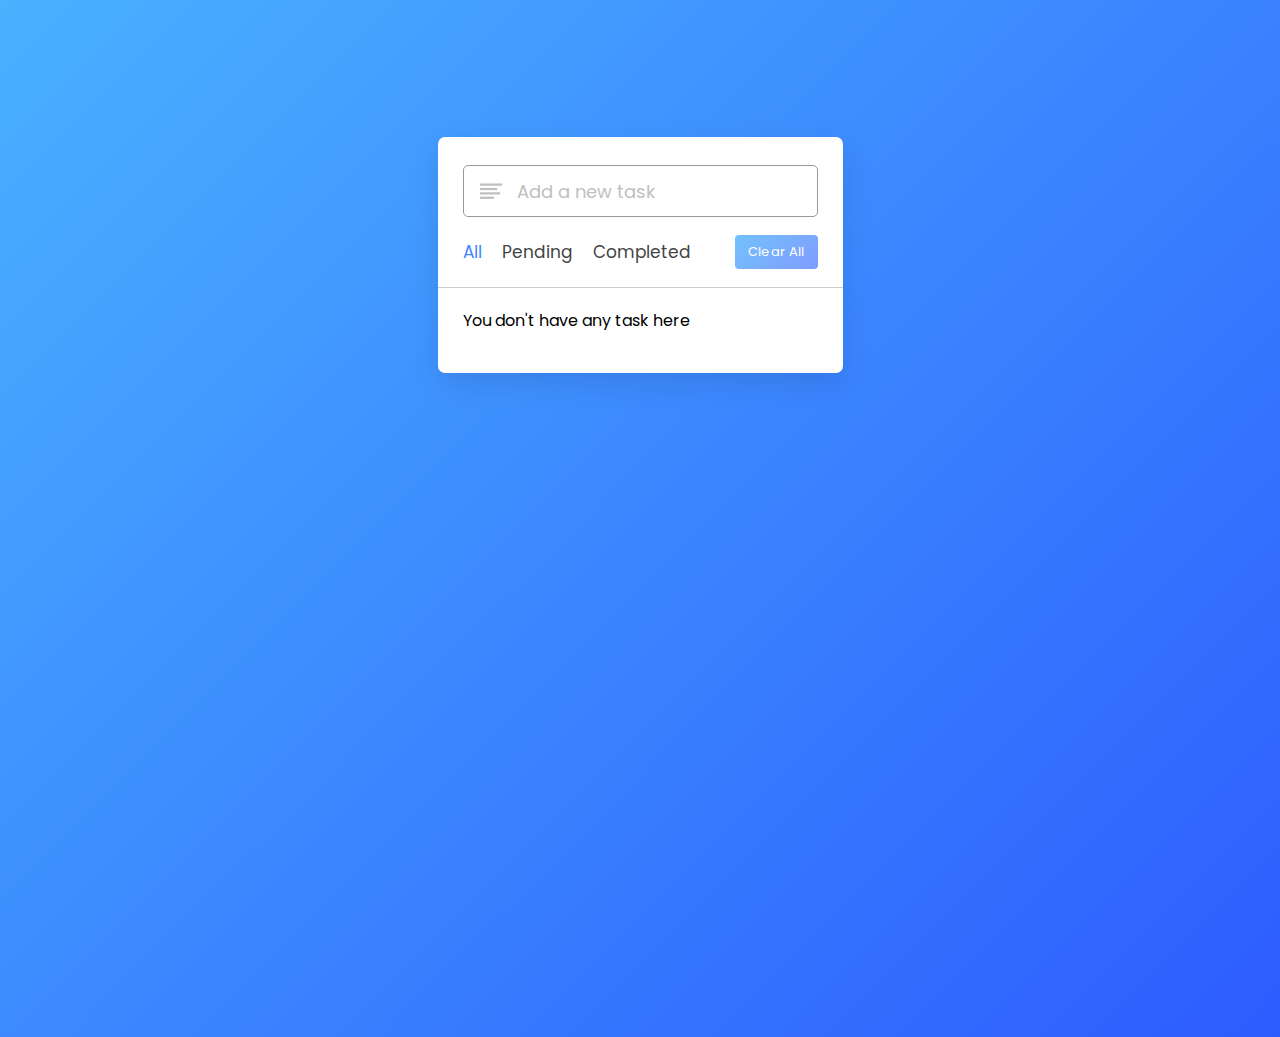
<file: Todo-List-App-in-JavaScript/index.html>
<!DOCTYPE html>
<html lang="en" dir="ltr">
<head>
  <meta charset="utf-8">
  <title>Todo  App </title>
  <link rel="stylesheet" href="style.css">
  <meta name="viewport" content="width=device-width, initial-scale=1.0">
  <link rel="stylesheet" href="https://unicons.iconscout.com/release/v4.0.0/css/line.css">
</head>
<body>
  <div class="wrapper">
    <div class="task-input">
      <img src="bars-icon.svg" alt="icon">
      <input type="text" placeholder="Add a new task">
    </div>
    <div class="controls">
      <div class="filters">
        <span class="active" id="all">All</span>
        <span id="pending">Pending</span>
        <span id="completed">Completed</span>
      </div>
      <button class="clear-btn">Clear All</button>
    </div>
    <ul class="task-box"></ul>
  </div>
  <script src="script.js"></script>
</body>
</html>
</file>
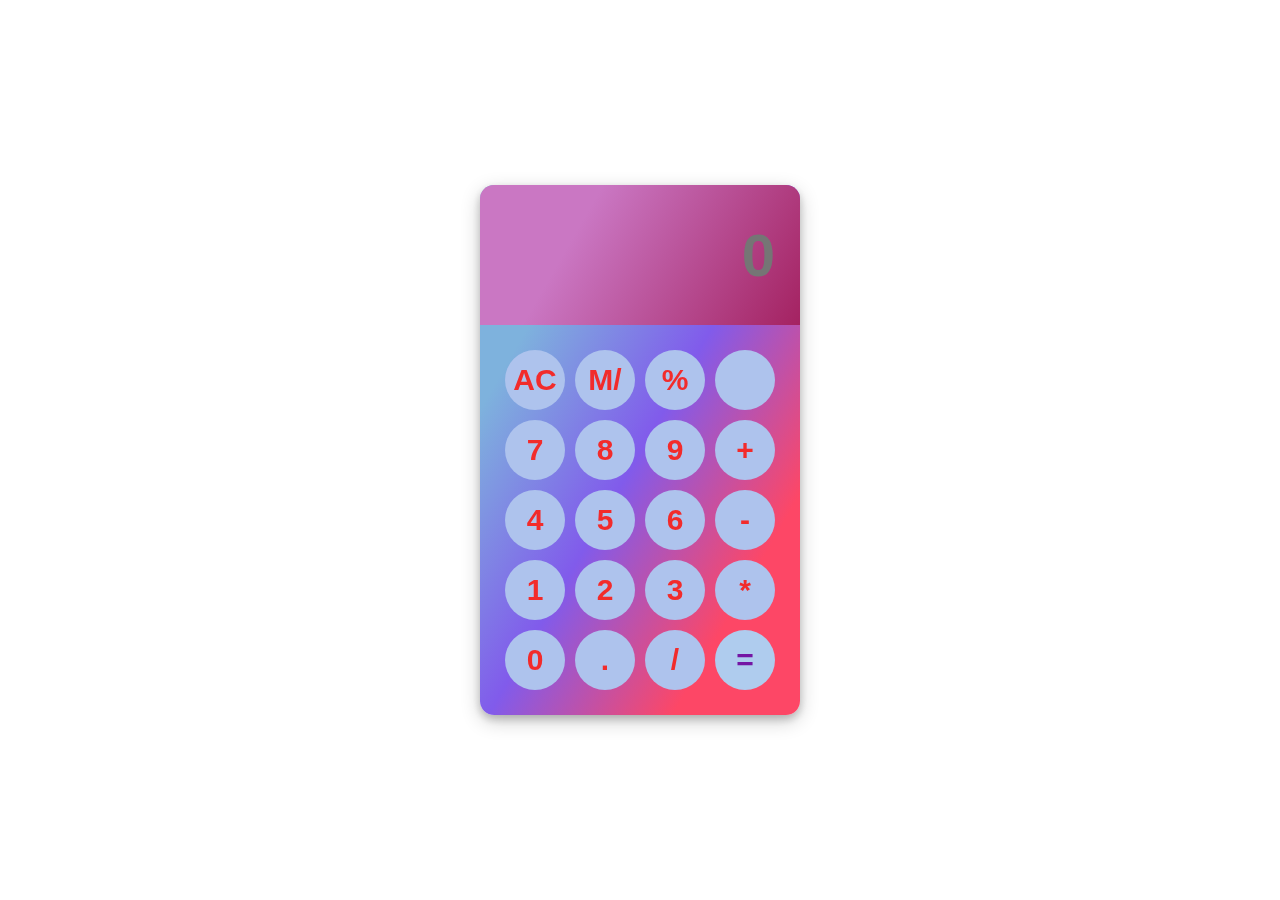
<file: calculator/cal.html>
<html>
<head>
<meta charset="utf-8">
<title> Calculator </title>
  <link rel="stylesheet" href="cal.css">
</head>
 
<body>

  <div class="container">
    <form name="form">
    <div class="display">
      <input type="text" placeholder="0" name="displayResult" />
    </div>
      <div class="buttons">
        <div class="row">
          <input type="button" name="b8" value="AC" onClick="calcNumbers(b8.value)">
          <input type="button" name="b9" value="M/" onClick="calcNumbers(b9.value)">
          <input type="button" name="addb" value="%" onClick="calcNumbers(addb.value)">
          <input type="button" name="addb" value="" onClick="calcNumbers(addb.value)">
           
        </div>
        <div class="row">
        <input type="button" name="b7" value="7" onClick="calcNumbers(b7.value)">
          <input type="button" name="b8" value="8" onClick="calcNumbers(b8.value)">
          <input type="button" name="b9" value="9" onClick="calcNumbers(b9.value)">
          <input type="button" name="addb" value="+" onClick="calcNumbers(addb.value)">
        </div>
        
        <div class="row">
        <input type="button" name="b4" value="4" onClick="calcNumbers(b4.value)">
          <input type="button" name="b5" value="5" onClick="calcNumbers(b5.value)">
          <input type="button" name="b6" value="6" onClick="calcNumbers(b6.value)">
          <input type="button" name="subb" value="-" onClick="calcNumbers(subb.value)">
        </div>
        
        <div class="row">
        <input type="button" name="b1" value="1" onClick="calcNumbers(b1.value)">
          <input type="button" name="b2" value="2" onClick="calcNumbers(b2.value)">
          <input type="button" name="b3" value="3" onClick="calcNumbers(b3.value)">
          <input type="button" name="mulb" value="*" onClick="calcNumbers(mulb.value)">
        </div>
        
        <div class="row">
        <input type="button" name="b0" value="0" onClick="calcNumbers(b0.value)">
          <input type="button" name="potb" value="." onClick="calcNumbers(potb.value)">
          <input type="button" name="divb" value="/" onClick="calcNumbers(divb.value)">
          <input type="button" class="red" value="=" onClick="displayResult.value=eval(displayResult.value)">
        </div>
      </div>
    
    </form>
  </div>
</body>
  <script src="cal.js"></script>
</html>
</file>
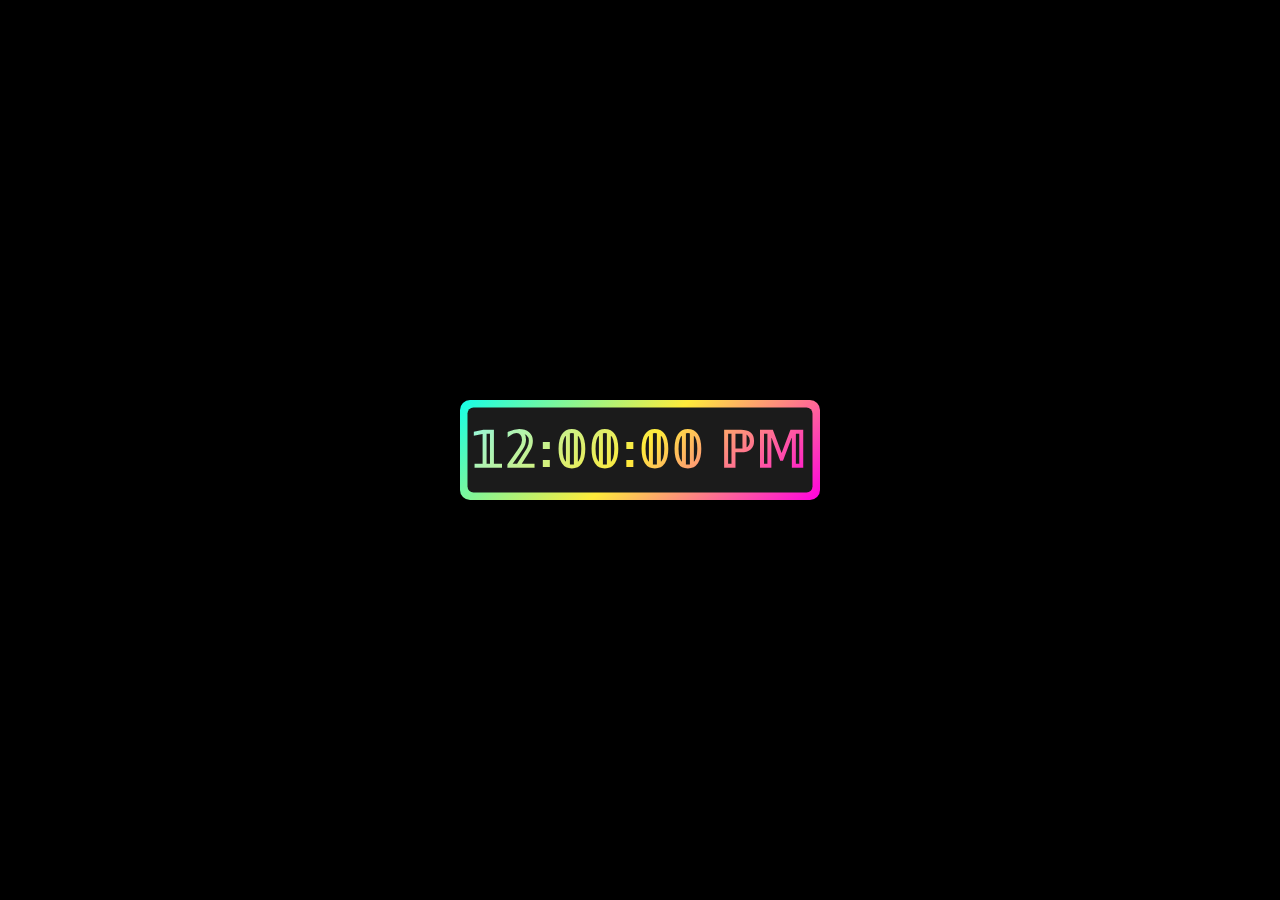
<file: CLOCK/Clock.html>
<!DOCTYPE html>
<html lang="en">
<head>
    <meta charset="UTF-8">
    <meta http-equiv="X-UA-Compatible" content="IE=edge">
    <meta name="viewport" content="width=device-width, initial-scale=1.0">
    <title>Clock</title>
    <link rel="stylesheet" href="clock.css">
</head>
<body>
   <div class="wrapper">
    <div class="display">

        <div id="time">𝟙𝟚:𝟘𝟘:𝟘𝟘 ℙ𝕄</div>
    </div>
    <span></span>
    <span></span>
   </div>
  
</body>
<script src="clock.js"></script>   

</html>
</file>
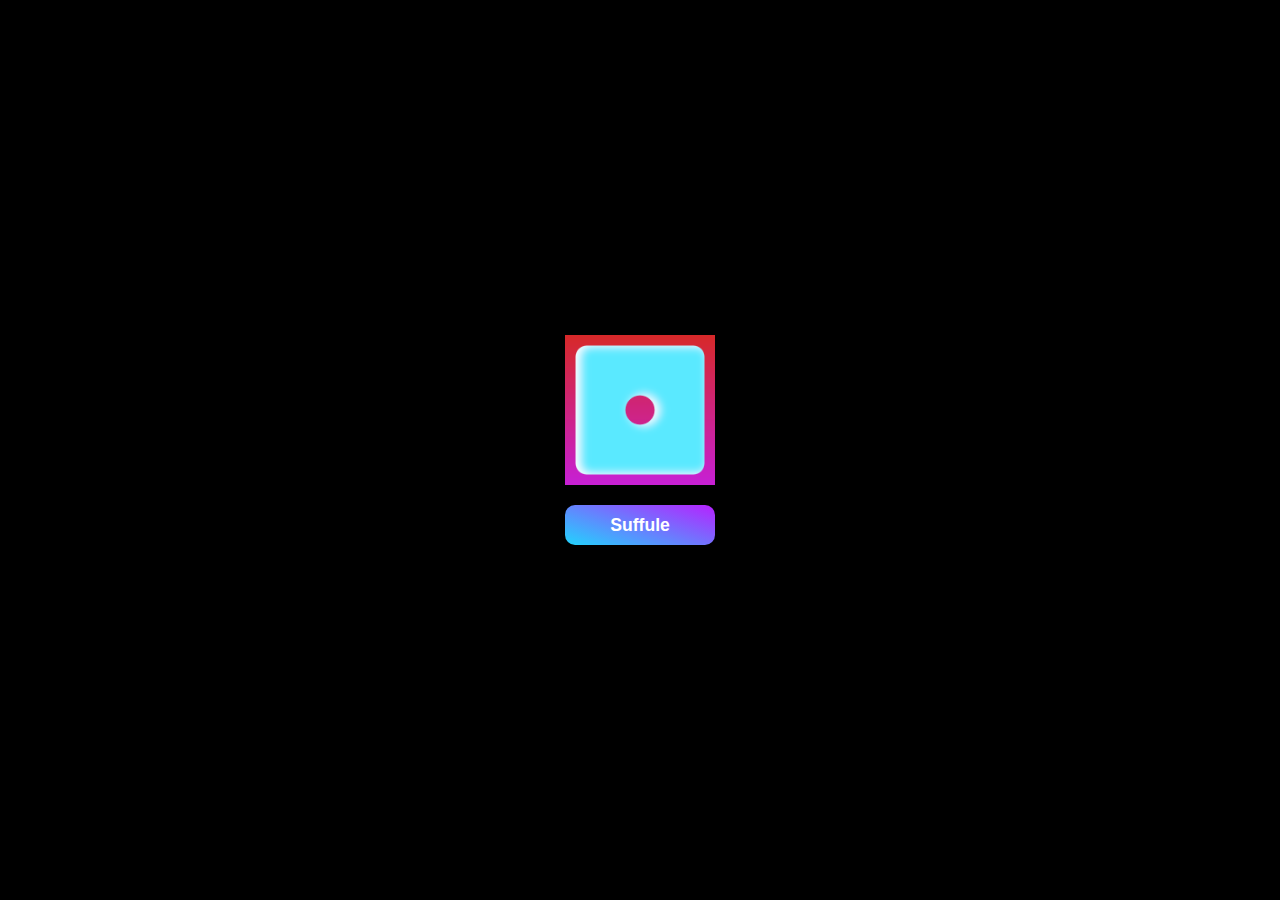
<file: Dice/dice.html>
<!DOCTYPE html>
<html lang="en">
<head>
    <meta charset="UTF-8">
    <meta http-equiv="X-UA-Compatible" content="IE=edge">
    <meta name="viewport" content="width=device-width, initial-scale=1.0">
    <title>DICE GAME</title>
    <link rel="stylesheet" href="dice.css">

</head>
<body>
    <div class="container">
        <img src="1.png" alt="" id="img">
        <button class="btn">Suffule</button>
    </div>
    <script src="dice.js"></script>
</body>
</html>
</file>
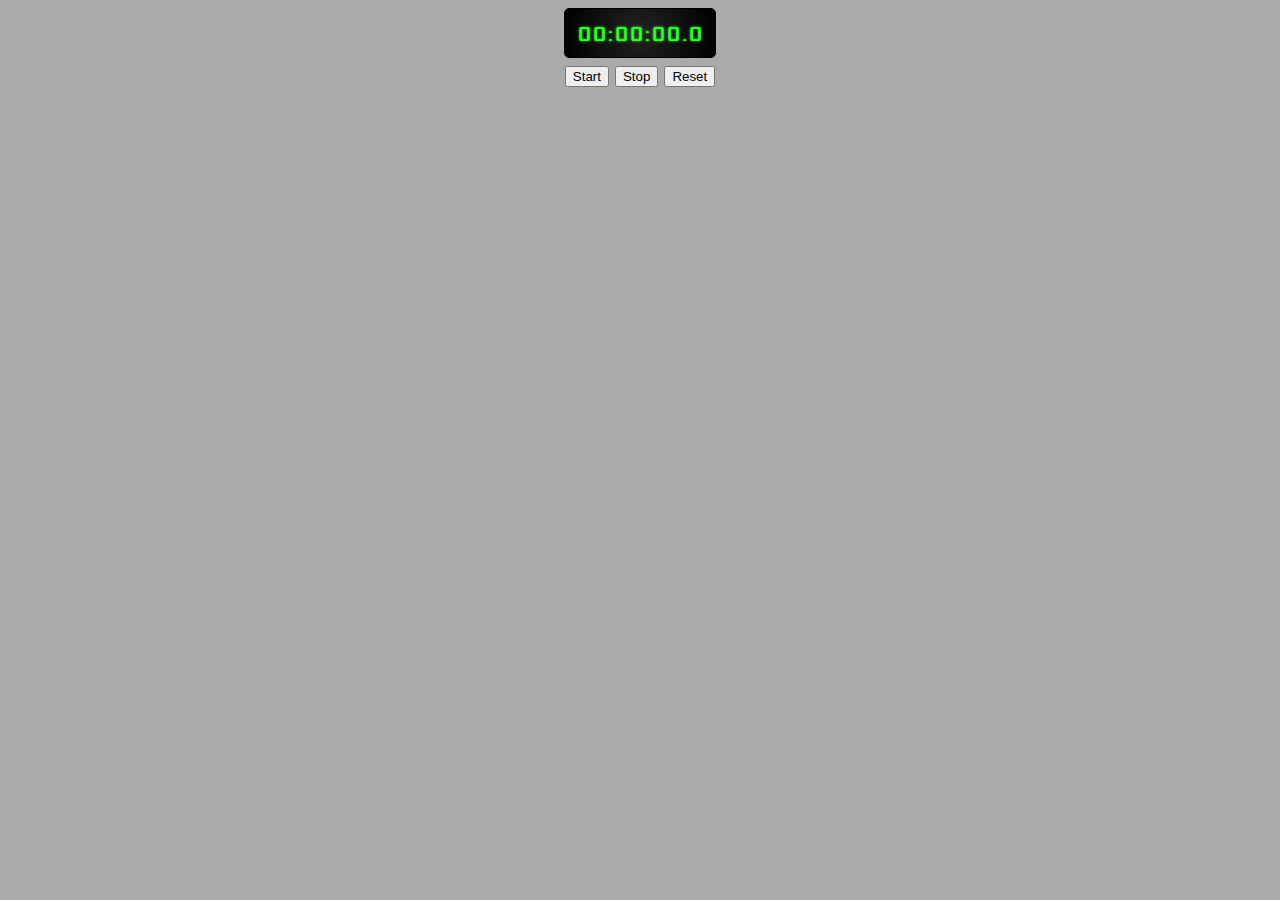
<file: stopwatch/stopWatch.html>
<!DOCTYPE html>
<html lang="en">
<head>
    <meta charset="UTF-8">
    <meta http-equiv="X-UA-Compatible" content="IE=edge">
    <meta name="viewport" content="width=device-width, initial-scale=1.0">
    <title>stopWatch</title>
    <link rel="stylesheet" href="stopWatch.css">

</head>
<body>
    <div class="stopwatch">
        <div id="stopwatch">00:00:00.0</div>
        <button onclick="stopwatch.start();">Start</button> 
        <button onClick="stopwatch.stop();">Stop</button>
        <button onClick="stopwatch.reset();">Reset</button>
        </div>
</body>
<script src="stopWatch.js"></script>
</html>
</file>
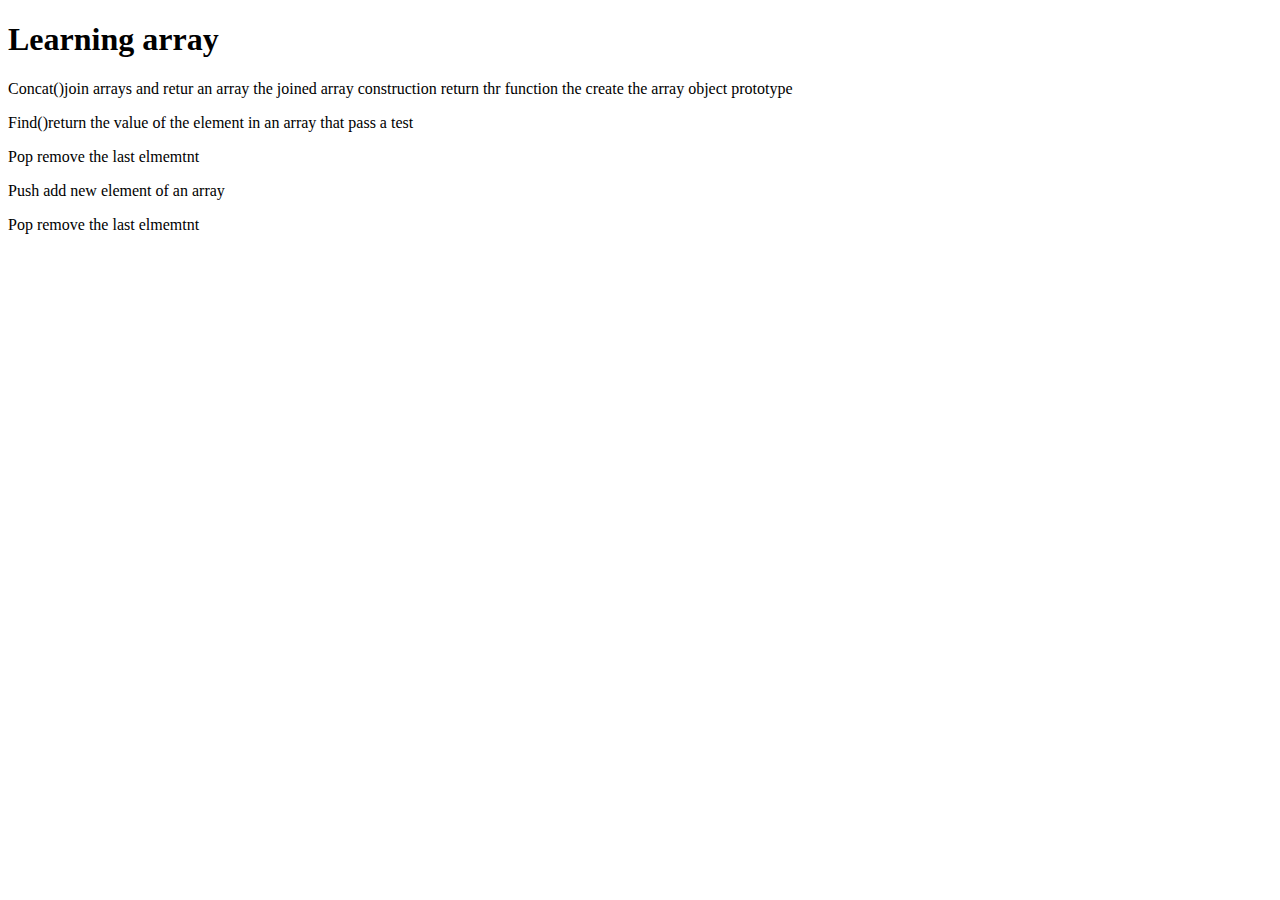
<file: tour-travel-website/javaScript/javascript.html>
<!DOCTYPE html>
<html lang="en">
<head>
    <meta charset="UTF-8">
    <meta http-equiv="X-UA-Compatible" content="IE=edge">
    <meta name="viewport" content="width=device-width, initial-scale=1.0">
    <title>Document</title>
</head>
<style>  
    table{  
        border-collapse: collapse;  
        width: 80%;   
        margin-left: 5%;
    }  
th,td{  
    border: 2px solid green;   
    padding: 15px;  
}  
           
</style>  
<body>
    <h1>Learning array</h1>
    <p><span>Concat()</span>join arrays and retur an array the joined array construction return thr function the create the array object prototype</p>
    <p><span>Find()</span>return the value of the element in an array that pass a test</p>
    <p><span>Pop</span> remove the last elmemtnt</p>
    <p><span>Push</span> add new element of an array</p>
    <p><span>Pop</span> remove the last elmemtnt</p>

</body>
<script src="javascript.js"></script>
</html>
</file>
<file: Todo-List-App-in-JavaScript/style.css>
@import url('https://fonts.googleapis.com/css2?family=Poppins:wght@400;500;600;700&display=swap');
* {
  margin: 0;
  padding: 0;
  box-sizing: border-box;
  font-family: 'Poppins', sans-serif;
}
body {
  width: 100%;
  height: 100vh;
  overflow: hidden;
  background: linear-gradient(135deg, #4AB1FF, #2D5CFE);
}
::selection {
  color: #fff;
  background: #3C87FF;
}
.wrapper {
  max-width: 405px;
  padding: 28px 0 30px;
  margin: 137px auto;
  background: #fff;
  border-radius: 7px;
  box-shadow: 0 10px 30px rgba(0, 0, 0, 0.1);
}
.task-input {
  height: 52px;
  padding: 0 25px;
  position: relative;
}
.task-input img {
  top: 50%;
  position: absolute;
  transform: translate(17px, -50%);
}
.task-input input {
  height: 100%;
  width: 100%;
  outline: none;
  font-size: 18px;
  border-radius: 5px;
  padding: 0 20px 0 53px;
  border: 1px solid #999;
}
.task-input input:focus,
.task-input input.active {
  padding-left: 52px;
  border: 2px solid #3C87FF;
}
.task-input input::placeholder {
  color: #bfbfbf;
}
.controls, li {
  display: flex;
  align-items: center;
  justify-content: space-between;
}
.controls {
  padding: 18px 25px;
  border-bottom: 1px solid #ccc;
}
.filters span {
  margin: 0 8px;
  font-size: 17px;
  color: #444444;
  cursor: pointer;
}
.filters span:first-child {
  margin-left: 0;
}
.filters span.active {
  color: #3C87FF;
}
.controls .clear-btn {
  border: none;
  opacity: 0.6;
  outline: none;
  color: #fff;
  cursor: pointer;
  font-size: 13px;
  padding: 7px 13px;
  border-radius: 4px;
  letter-spacing: 0.3px;
  pointer-events: none;
  transition: transform 0.25s ease;
  background: linear-gradient(135deg, #1798fb 0%, #2D5CFE 100%);
}

.clear-btn.active {
  opacity: 0.9;
  pointer-events: auto;
}

.clear-btn:active {
  transform: scale(0.93);
}

.task-box {
  margin-top: 20px;
  margin-right: 5px;
  padding: 0 20px 10px 25px;
}

.task-box.overflow {
  overflow-y: auto;
  max-height: 300px;
}

.task-box::-webkit-scrollbar {
  width: 5px;
}

.task-box::-webkit-scrollbar-track {
  background: #f1f1f1;
  border-radius: 25px;
}

.task-box::-webkit-scrollbar-thumb {
  background: #e6e6e6;
  border-radius: 25px;
}

.task-box .task {
  list-style: none;
  font-size: 17px;
  margin-bottom: 18px;
  padding-bottom: 16px;
  align-items: flex-start;
  border-bottom: 1px solid #ccc;
}

.task-box .task:last-child {
  margin-bottom: 0;
  border-bottom: 0;
  padding-bottom: 0;
}

.task-box .task label {
  display: flex;
  align-items: flex-start;
}

.task label input {
  margin-top: 7px;
  accent-color: #3C87FF;
}

.task label p {
  user-select: none;
  margin-left: 12px;
  word-wrap: break-word;
}

.task label p.checked {
  text-decoration: line-through;
}

.task-box .settings {
  position: relative;
}

.settings :where(i, li) {
  cursor: pointer;
}

.settings .task-menu {
  z-index: 10;
  right: -5px;
  bottom: -65px;
  padding: 5px 0;
  background: #fff;
  position: absolute;
  border-radius: 4px;
  transform: scale(0);
  transform-origin: top right;
  box-shadow: 0 0 6px rgba(0, 0, 0, 0.15);
  transition: transform 0.2s ease;
}

.task-box .task:last-child .task-menu {
  bottom: 0;
  transform-origin: bottom right;
}

.task-box .task:first-child .task-menu {
  bottom: -65px;
  transform-origin: top right;
}

.task-menu.show {
  transform: scale(1);
}

.task-menu li {
  height: 25px;
  font-size: 16px;
  margin-bottom: 2px;
  padding: 17px 15px;
  cursor: pointer;
  justify-content: flex-start;
}

.task-menu li:last-child {
  margin-bottom: 0;
}

.settings li:hover {
  background: #f5f5f5;
}

.settings li i {
  padding-right: 8px;
}

@media (max-width: 400px) {
  body {
    padding: 0 10px;
  }

  .wrapper {
    padding: 20px 0;
  }

  .filters span {
    margin: 0 5px;
  }

  .task-input {
    padding: 0 20px;
  }

  .controls {
    padding: 18px 20px;
  }

  .task-box {
    margin-top: 20px;
    margin-right: 5px;
    padding: 0 15px 10px 20px;
  }

  .task label input {
    margin-top: 4px;
  }
}
</file>
<file: calculator/cal.css>
body, html {
    background-image: url(https://c4.wallpaperflare.com/wallpaper/750/649/236/the-sky-girl-space-night-wallpaper-preview.jpg);
    background-size: cover;
    margin: 0;
    padding: 0;
  }
   
  .container {
    position: fixed;
    top: 50%;
    left: 50%;
    transform: translate(-50%, -50%);
    background: linear-gradient(120deg, #7eb2dd 20.69%, #815beb 50.19%, #fd4766 79.69%);
    box-shadow: 0 4px 8px 0 rgba(0,0,0,0.2), 0 6px 20px 0 rgba(0,0,0,0.2);
    border-radius: 14px;
    padding-bottom: 20px;
    width: 320px;
    
  }
  .display {
    width: 100%;
    height: 60px;
    padding: 40px 0;
    background: linear-gradient(120deg, #ca77c3 30.69%, #a42261 100.19%, #e523c5 90.69%);
    border-top-left-radius: 14px;
    border-top-right-radius: 14px;
  }
  .buttons {
    padding: 20px 20px 0 20px;
  }
  .row {
    width: 280px;
    float: left;
  }
  input[type=button] {
    width: 60px;
    height: 60px;
    float: left;
    padding: 0;
    margin: 5px;
    box-sizing: border-box;
    background: #aec3ed;
    border: none;
    font-size: 30px;
    font-weight: bolder;
    line-height: 30px;
    border-radius: 50%;
    font-weight: 700;
    color: #f22b2b;
    cursor: pointer;
    
  }
  input[type=text] {
    width: 270px;
    height: 60px;
    float: left;
    padding: 0;
    box-sizing: border-box;
    border: none;
    background: none;
    color: #110a0a;
    text-align: right;
    font-weight: 700;
    font-size: 60px;
    line-height: 60px;
    margin: 0 25px;
    
  }
  .red {
    background: #afccee !important;
    color: #7415a4 !important;
    
  }
</file>
<file: CLOCK/clock.css>
*{
    margin: 0;
    padding: 0;
    font-family: 'Franklin Gothic Medium', 'Arial Narrow', Arial, sans-serif;   
}

html,body {
   display: grid;
   height: 100%;
   place-items: center;
   background: black;
}
.wrapper{
    height: 100px;
    width: 360px;
    cursor: default;
    background: linear-gradient(135deg, #14ffe9, #ffeb3b, #ff00e0);
    border-radius: 10px;
    animation: animate 1.5s linear infinite;
}
.wrapper .display,
.wrapper span{
    position: absolute;
    top: 50%;
    left: 50%;
    transform: translate(-50%,-50%);
}
.wrapper .display{
    position: absolute;
    top: 50%;
    left: 50%;
    transform: translate(-50%,-50%);
    background: #1b1b1b;
    height: 85px;
    width: 345px;
    border-radius: 6px;
    text-align: center;
}
.wrapper .display #time{
    line-height: 85px;
    font-size: 50px;
    font-weight: 600;
    letter-spacing: 1px;
    background: linear-gradient(135deg, #88f8ed, #ffeb3b, #ff00e0);
    -webkit-background-clip: text;
    -webkit-text-fill-color: transparent;
    animation: animate 1.5s linear infinite;
}
@keyframes animate{
    100%{
        filter: hue-rotate(360deg);
    }
}
.wrapper span{
    width: 100%;
    background: inherit;
}
.wrapper span:first-child{
    filter: blur(50px);
}
.wrapper span:last-child{
    filter: blur(20px);
}
</file>
<file: Dice/dice.css>
*{
    margin: 0;
    padding: 0;
    box-sizing: border-box;
}
.container{
    width: 100%;
    height: 100vh;
    display: flex;
    justify-content: center;
    align-items: center;
    flex-direction: column;
    background-color: black;
}
#img{
    width: 150px;
    height: 150px;
}

.btn{
    width: 150px;
    height: 40px;
    margin: 20px;
    font-size: 1.1rem;
    font-family: Verdana, Geneva, Tahoma, sans-serif;
    font-weight: 700; 
    color: white;
    border-radius: 10px;
    border: none;
    cursor: pointer;
    background: #21d4fd;
    background-image: linear-gradient(19deg , #21d4fd 0%, #b721ff 100%);
}
</file>
<file: stopwatch/stopWatch.css>
@import url('https://fonts.googleapis.com/css2?family=Iceland&display=swap');

BODY {
  background: #AAAAAA;
}

#stopwatch {
  margin:auto;
  box-sizing: border-box;
  border:1px solid black;
  width:152px;
  height: 50px;
  border-radius:5px;
  padding:10px 10px;
  text-align:center;
  font-size: 22pt;
  font-family: 'Iceland', cursive;
  background: #EEEEEE;
  color: #33FF33;
  text-shadow:  0 0 3px #33FF33;
  background-image: radial-gradient(circle at center center, rgb(34,34,34),rgb(0,0,0));
}

.stopwatch {
  margin: auto;
  text-align: center;
}

button {
  margin: 8px 1px;
  cursor: pointer;
}
</file>
